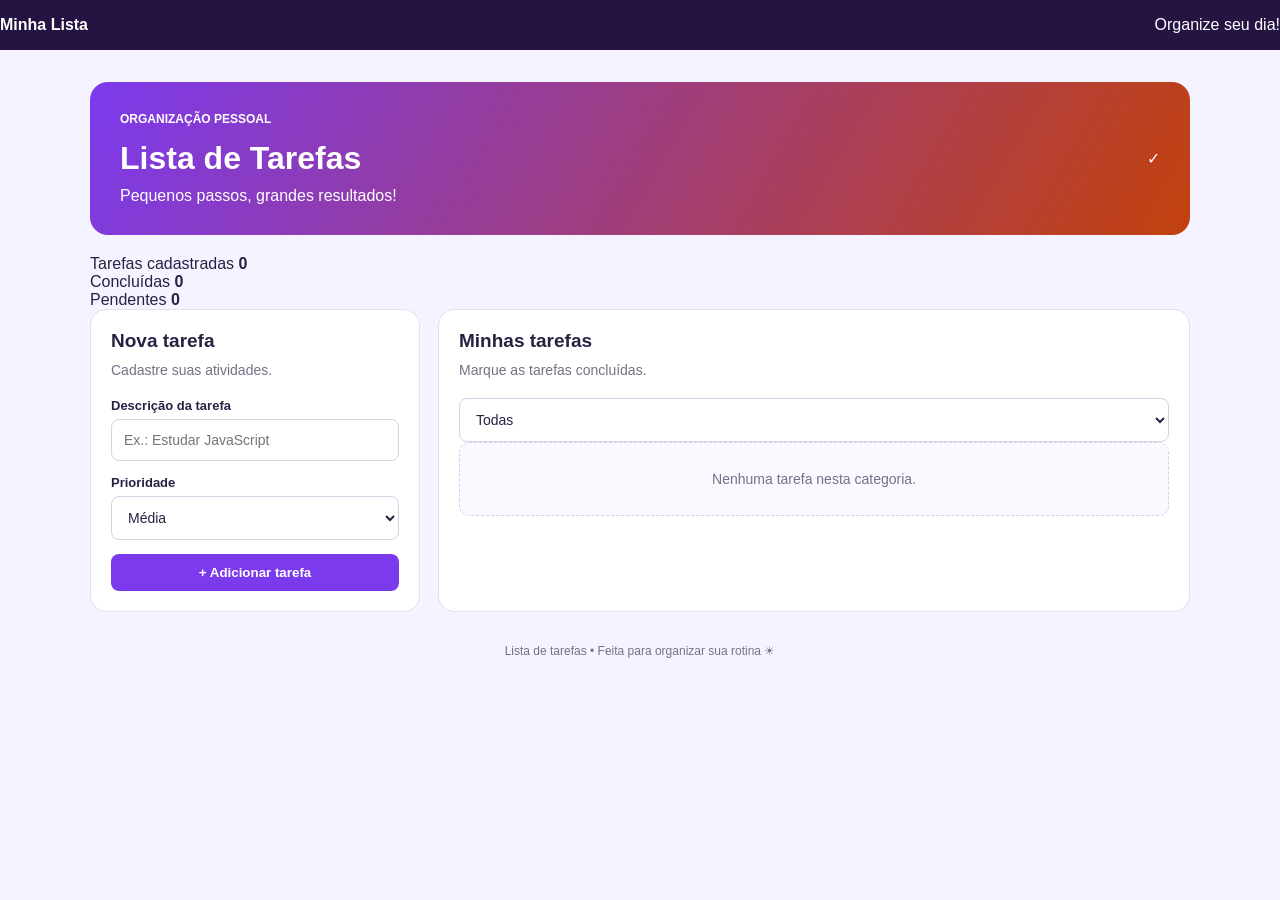
<file: html/index.html>
<!DOCTYPE html>
<html lang="pt-BR">
<head>
  <meta charset="UTF-8">
  <meta name="viewport" content="width=device-width, initial-scale=1.0">
  <title>Minha Lista de Tarefas</title>
  <link rel="stylesheet" href="../CSS/style.css">
  <script src="../JS/script.js" defer></script>
</head>
<body>

  <header class="topo">
    <div class="topo-conteudo">
      <strong>Minha Lista</strong>
      <span>Organize seu dia!</span>
    </div>
  </header>

  <main class="container">

    <section class="banner">
      <div>
        <p>ORGANIZAÇÃO PESSOAL</p>
        <h1>Lista de Tarefas</h1>
        <span>Pequenos passos, grandes resultados!</span>
      </div>
      <div class="icone">✓</div>
    </section>

    <section class="resumo">
      <div class="cartao-resumo">
        <span>Tarefas cadastradas</span>
        <strong id="total">0</strong>
      </div>

      <div class="cartao-resumo">
        <span>Concluídas</span>
        <strong id="concluidas">0</strong>
      </div>

      <div class="cartao-resumo">
        <span>Pendentes</span>
        <strong id="pendentes">0</strong>
      </div>
    </section>

    <section class="conteudo">

      <div class="painel">
        <h2>Nova tarefa</h2>
        <p class="descricao">Cadastre suas atividades.</p>

        <form id="formTarefa">
          <label for="descricaoTarefa">Descrição da tarefa</label>
          <input
            type="text"
            id="descricaoTarefa"
            placeholder="Ex.: Estudar JavaScript"
            required
          >

          <label for="prioridade">Prioridade</label>
          <select id="prioridade">
            <option value="Baixa">Baixa</option>
            <option value="Média" selected>Média</option>
            <option value="Alta">Alta</option>
          </select>

          <button type="submit">+ Adicionar tarefa</button>
        </form>
      </div>

      <div class="painel painel-lista">
        <div class="cabecalho-lista">
          <div>
            <h2>Minhas tarefas</h2>
            <p class="descricao">Marque as tarefas concluídas.</p>
          </div>

          <select id="filtro" aria-label="Filtrar tarefas">
            <option value="todas">Todas</option>
            <option value="pendentes">Pendentes</option>
            <option value="concluidas">Concluídas</option>
          </select>
        </div>

        <ul id="listaTarefas"></ul>

        <p id="mensagemVazia" class="vazio">
          Nenhuma tarefa nesta categoria.
        </p>
      </div>

    </section>

    <footer>
      Lista de tarefas • Feita para organizar sua rotina ☀
    </footer>

  </main>

</body>
</html>
</file>
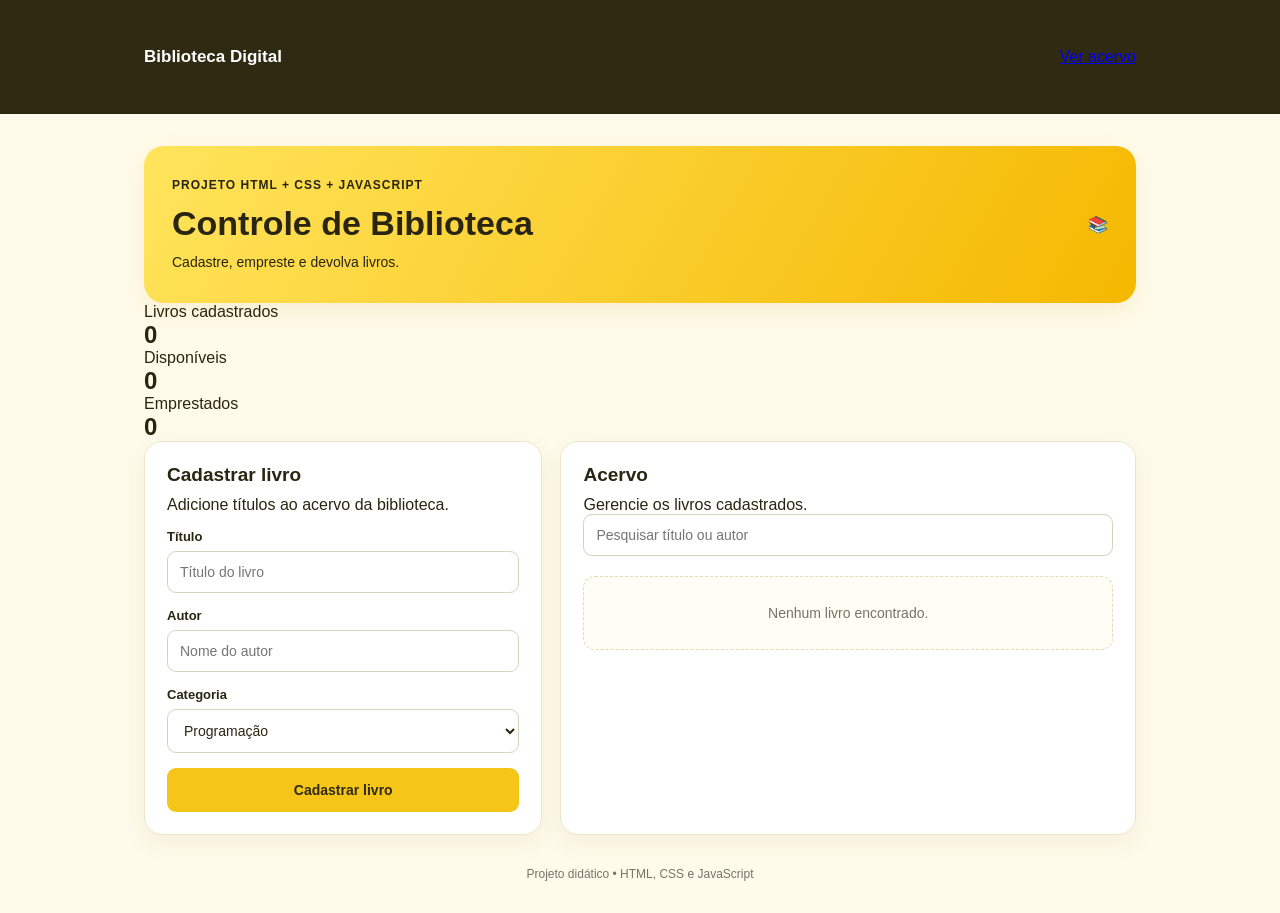
<file: HTML/index.html>
<!DOCTYPE html>
<html lang="pt-BR">
<head>
  <meta charset="UTF-8">
  <meta name="viewport" content="width=device-width, initial-scale=1.0">
  <title>Controle de Biblioteca</title>
  <link rel="stylesheet" href="../css/style.css">
  <script src="../js/script.js" defer></script>
</head>
<body>

  <header class="topo">
    <div class="container topo-conteudo">
      <strong>Biblioteca Digital</strong>
      <a href="#acervo">Ver acervo</a>
    </div>
  </header>

  <main class="container">

    <section class="banner">
      <div>
        <p>PROJETO HTML + CSS + JAVASCRIPT</p>
        <h1>Controle de Biblioteca</h1>
        <span>Cadastre, empreste e devolva livros.</span>
      </div>
      <div class="emoji">📚</div>
    </section>

    <div id="mensagem" class="mensagem" hidden></div>

    <section class="estatisticas">
      <div class="card">
        <span>Livros cadastrados</span>
        <h2 id="total">0</h2>
      </div>

      <div class="card">
        <span>Disponíveis</span>
        <h2 id="disponiveis">0</h2>
      </div>

      <div class="card">
        <span>Emprestados</span>
        <h2 id="emprestados">0</h2>
      </div>
    </section>

    <section class="conteudo">

      <div class="painel cadastro">
        <h2>Cadastrar livro</h2>
        <p>Adicione títulos ao acervo da biblioteca.</p>

        <form id="formLivro">
          <label for="titulo">Título</label>
          <input
            type="text"
            id="titulo"
            placeholder="Título do livro"
            required
          >

          <label for="autor">Autor</label>
          <input
            type="text"
            id="autor"
            placeholder="Nome do autor"
            required
          >

          <label for="categoria">Categoria</label>
          <select id="categoria">
            <option>Programação</option>
            <option>Romance</option>
            <option>Fantasia</option>
            <option>Educação</option>
            <option>Outros</option>
          </select>

          <button type="submit">Cadastrar livro</button>
        </form>
      </div>

      <div class="painel acervo" id="acervo">
        <div class="acervo-topo">
          <div>
            <h2>Acervo</h2>
            <p>Gerencie os livros cadastrados.</p>
          </div>

          <input
            type="search"
            id="pesquisa"
            placeholder="Pesquisar título ou autor"
          >
        </div>

        <div id="listaLivros" class="lista-livros">
          <div class="vazio">Nenhum livro encontrado.</div>
        </div>
      </div>

    </section>

    <footer>
      Projeto didático • HTML, CSS e JavaScript
    </footer>

  </main>

</body>
</html>
</file>
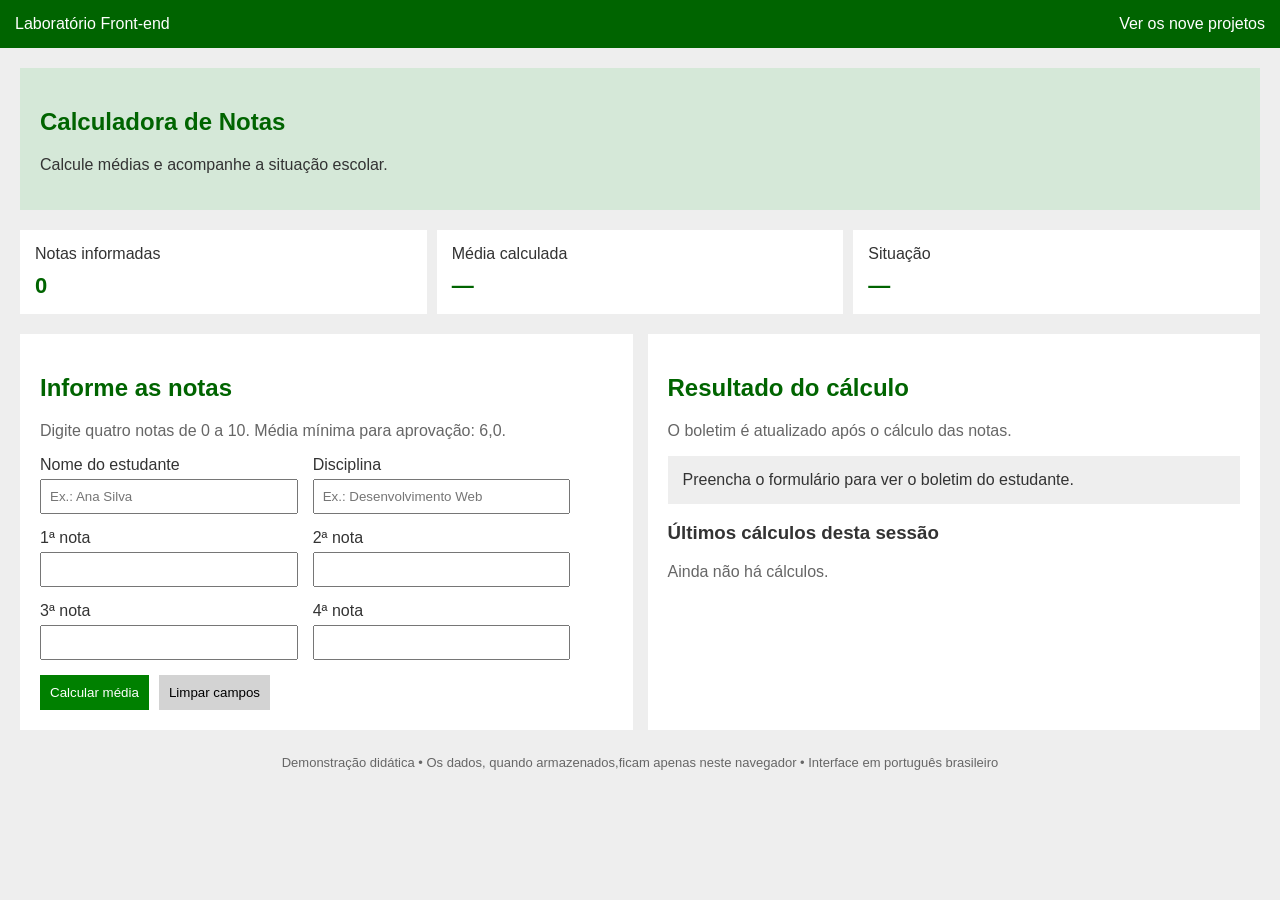
<file: Calculadora de notas/HTML/index.html>
<!DOCTYPE html>
<html lang="pt-BR">
<head>
    <meta charset="UTF-8">
    <meta name="viewport" content="width=device-width, initial-scale=1">
    <meta name="description" content="Projeto educacional Front-end: Calculadora de Notas. Interface integralmente em português brasileiro.">
    <title>Calculadora de Notas</title>
    <link rel="stylesheet" href="../CSS/style.css">
</head>
<body>
    <header class="topbar">
        <div class="topbar-inner">
            <a class="brand" href="../index.html">Laboratório Front-end</a>
            <a class="back" href="../index.html">Ver os nove projetos</a>
        </div>
    </header>
    <div class="app">
        <section class="hero">
            <div>
                <h1>Calculadora de Notas</h1>
                <p>Calcule médias e acompanhe a situação escolar.</p>
            </div>
            <div class="hero-emoji" aria-hidden="true"></div>
        </section>
        <main class="main">
            <div id="aviso" class="feedback" role="status" aria-live="polite" hidden></div>
            <div class="metrics">
                <div class="metric">
                    <span>Notas informadas</span>
                    <strong id="m-contagem">0</strong>
                </div>
                <div class="metric">
                    <span>Média calculada</span>
                    <strong id="m-media">—</strong>
                </div>
                <div class="metric">
                    <span>Situação</span>
                    <strong id="m-situacao">—</strong>
                </div>
            </div>
            <div class="grid">
                <section class="panel span-5">
                    <h2>Informe as notas</h2>

                    <p class="intro">
                        Digite quatro notas de 0 a 10.
                        Média mínima para aprovação: 6,0.
                    </p>
                    <form id="form-notas" class="stack">

                        <div class="form-grid">

                            <div class="field">
                                <label for="nome">Nome do estudante</label>
                                <input id="nome" maxlength="70" placeholder="Ex.: Ana Silva" required>
                            </div>

                            <div class="field">
                                <label for="disciplina">Disciplina</label>
                                <input id="disciplina" maxlength="60" placeholder="Ex.: Desenvolvimento Web" required>
                            </div>

                            <div class="field">
                                <label for="nota1">1ª nota</label>
                                <input id="nota1" inputmode="decimal" type="number" min="0" max="10" step="0.1" required>
                            </div>

                            <div class="field">
                                <label for="nota2">2ª nota</label>
                                <input id="nota2" inputmode="decimal" type="number" min="0" max="10" step="0.1" required>
                            </div>

                            <div class="field">
                                <label for="nota3">3ª nota</label>
                                <input id="nota3" inputmode="decimal" type="number" min="0" max="10" step="0.1" required>
                            </div>

                            <div class="field">
                                <label for="nota4">4ª nota</label>
                                <input id="nota4" inputmode="decimal" type="number" min="0" max="10" step="0.1" required>
                            </div>

                        </div>

                        <div class="row">
                            <button class="btn btn-primary" type="submit">Calcular média</button>
                            <button class="btn btn-secondary" type="reset">Limpar campos</button>
                        </div>

                    </form>

                </section>

                <section class="panel span-7">

                    <h2>Resultado do cálculo</h2>

                    <p class="intro">
                        O boletim é atualizado após o cálculo das notas.
                    </p>

                    <div id="resultado" class="empty">
                        Preencha o formulário para ver o boletim do estudante.
                    </div>

                    <h3>Últimos cálculos desta sessão</h3>

                    <div id="historico" class="item-list">
                        <div class="muted">Ainda não há cálculos.</div>
                    </div>
                </section>
            </div>
        </main>
        <p class="footer">Demonstração didática • Os dados, quando armazenados,ficam apenas neste navegador • Interface em português brasileiro
        </p>
    </div>
<script src="../JS/script.js" defer></script>
</body>
</html>
</file>
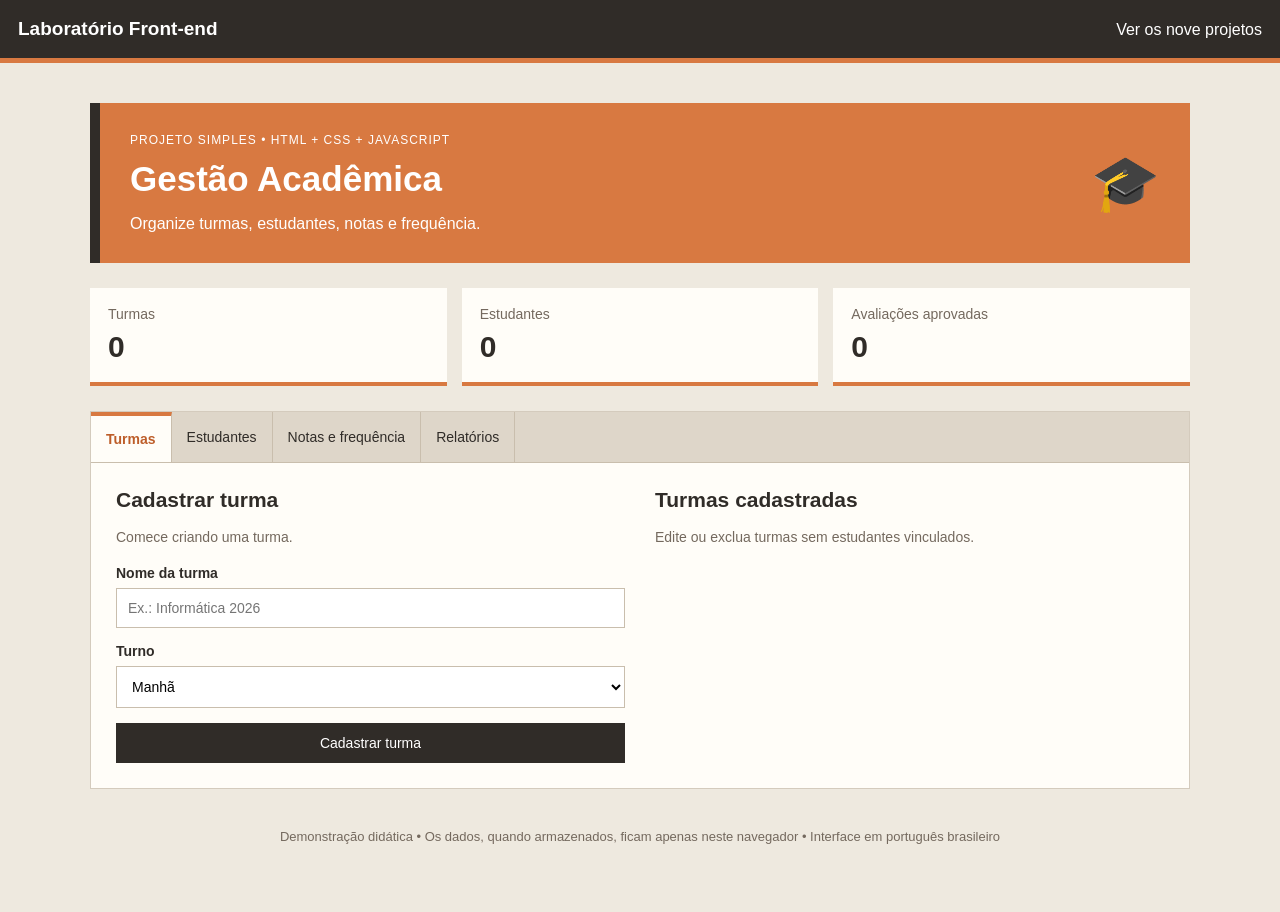
<file: Gestão academica/HTML/index.html>
<!DOCTYPE html>
<html lang="pt-BR">
<head>
    <meta charset="UTF-8">
    <meta name="viewport" content="width=device-width, initial-scale=1">
    <meta name="description" content="Projeto educacional Front-end: Gestão Acadêmica. Interface em português brasileiro.">
    <title>Gestão Acadêmica | Projetos Front-end</title>
    <link rel="stylesheet" href="../CSS/style.css">
</head>
<body>
    <header class="topbar">
        <div class="topbar-inner">
            <a class="brand" href="../index.html">Laboratório Front-end</a>
            <a class="back" href="../index.html"> Ver os nove projetos</a>
        </div>
    </header>

    <div class="app">

        <section class="hero">
            <div>
                <div class="eyebrow">Projeto simples • HTML + CSS + JavaScript</div>
                <h1>Gestão Acadêmica</h1>
                <p>Organize turmas, estudantes, notas e frequência.</p>
            </div>

            <div class="hero-emoji" aria-hidden="true">🎓</div>
        </section>

        <main class="main">

            <div id="aviso" class="feedback" role="status" aria-live="polite" hidden></div>

            <div class="metrics">

                <div class="metric">
                    <span>Turmas</span>
                    <strong id="q-turmas">0</strong>
                </div>

                <div class="metric">
                    <span>Estudantes</span>
                    <strong id="q-estudantes">0</strong>
                </div>

                <div class="metric">
                    <span>Avaliações aprovadas</span>
                    <strong id="q-aprovados">0</strong>
                </div>

            </div>

            <div class="panel">

                <nav class="tabbar" aria-label="Seções do sistema">
                    <button class="tab active" type="button" data-aba="turmas">Turmas</button>
                    <button class="tab" type="button" data-aba="estudantes">Estudantes</button>
                    <button class="tab" type="button" data-aba="avaliacoes">Notas e frequência</button>
                    <button class="tab" type="button" data-aba="relatorios">Relatórios</button>
                </nav>

                <section id="aba-turmas" class="aba">

                    <div class="grid">

                        <div class="span-4">
                            <h2>Cadastrar turma</h2>
                            <p class="intro">Comece criando uma turma.</p>

                            <form id="form-turma" class="stack">

                                <div class="field">
                                    <label for="nome-turma">Nome da turma</label>
                                    <input id="nome-turma" maxlength="60" required placeholder="Ex.: Informática 2026">
                                </div>

                                <div class="field">
                                    <label for="turno">Turno</label>
                                    <select id="turno">
                                        <option>Manhã</option>
                                        <option>Tarde</option>
                                        <option>Noite</option>
                                    </select>
                                </div>

                                <button class="btn btn-primary" type="submit">Cadastrar turma</button>

                            </form>
                        </div>

                        <div class="span-8">
                            <h2>Turmas cadastradas</h2>
                            <p class="intro">Edite ou exclua turmas sem estudantes vinculados.</p>
                            <div id="lista-turmas" class="item-list"></div>
                        </div>

                    </div>

                </section>

                <section id="aba-estudantes" class="aba" hidden>

                    <div class="grid">

                        <div class="span-4">
                            <h2>Cadastrar estudante</h2>
                            <p class="intro">Associe cada estudante à turma correta.</p>

                            <form id="form-estudante" class="stack">

                                <div class="field">
                                    <label for="nome-estudante">Nome completo</label>
                                    <input id="nome-estudante" maxlength="80" required>
                                </div>

                                <div class="field">
                                    <label for="matricula">Matrícula</label>
                                    <input id="matricula" maxlength="20" required>
                                </div>

                                <div class="field">
                                    <label for="turma-estudante">Turma</label>
                                    <select id="turma-estudante" required></select>
                                </div>

                                <button class="btn btn-primary" type="submit">Cadastrar estudante</button>

                            </form>
                        </div>

                        <div class="span-8">
                            <h2>Estudantes cadastrados</h2>
                            <div id="lista-estudantes" class="item-list"></div>
                        </div>

                    </div>

                </section>

                <section id="aba-avaliacoes" class="aba" hidden>

                    <div class="grid">

                        <div class="span-5">
                            <h2>Lançar avaliação</h2>
                            <p class="intro">Média mínima: 6,0. Frequência mínima: 75%.</p>

                            <form id="form-avaliacao" class="stack">

                                <div class="field">
                                    <label for="aluno-avaliacao">Estudante</label>
                                    <select id="aluno-avaliacao" required></select>
                                </div>

                                <div class="field">
                                    <label for="disciplina">Unidade curricular</label>
                                    <input id="disciplina" maxlength="80" required placeholder="Ex.: Projeto Front-end">
                                </div>

                                <div class="form-grid">

                                    <div class="field">
                                        <label for="n1">Nota 1</label>
                                        <input id="n1" type="number" min="0" max="10" step="0.1" required>
                                    </div>

                                    <div class="field">
                                        <label for="n2">Nota 2</label>
                                        <input id="n2" type="number" min="0" max="10" step="0.1" required>
                                    </div>

                                </div>

                                <div class="field">
                                    <label for="freq">Frequência (%)</label>
                                    <input id="freq" type="number" min="0" max="100" step="1" value="100" required>
                                </div>

                                <button class="btn btn-primary" type="submit">Salvar avaliação</button>

                            </form>
                        </div>

                        <div class="span-7">
                            <h2>Avaliações registradas</h2>
                            <p class="intro">Um registro por estudante e unidade curricular. Ao enviar novamente, o registro existente é atualizado.</p>
                            <div id="lista-avaliacoes" class="item-list"></div>
                        </div>

                    </div>

                </section>

                <section id="aba-relatorios" class="aba" hidden>

                    <div class="row between">

                        <div>
                            <h2>Relatório de desempenho</h2>
                            <p class="intro">Consulte as notas, a frequência e a situação acadêmica.</p>
                        </div>

                        <button id="exportar" class="btn btn-secondary btn-small" type="button">Baixar relatório CSV</button>

                    </div>

                    <div class="field" style="max-width: 300px; margin-bottom: 15px;">
                        <label for="filtro-turma">Filtrar por turma</label>
                        <select id="filtro-turma">
                            <option value="">Todas as turmas</option>
                        </select>
                    </div>

                    <div id="tabela-relatorio" class="table-wrap"></div>

                </section>

            </div>

        </main>

        <p class="footer">
            Demonstração didática • Os dados, quando armazenados, ficam apenas neste navegador • Interface em português brasileiro
        </p>

    </div>
  <script src="../JS/script.js" defer></script>
</body>
</html>
</file>
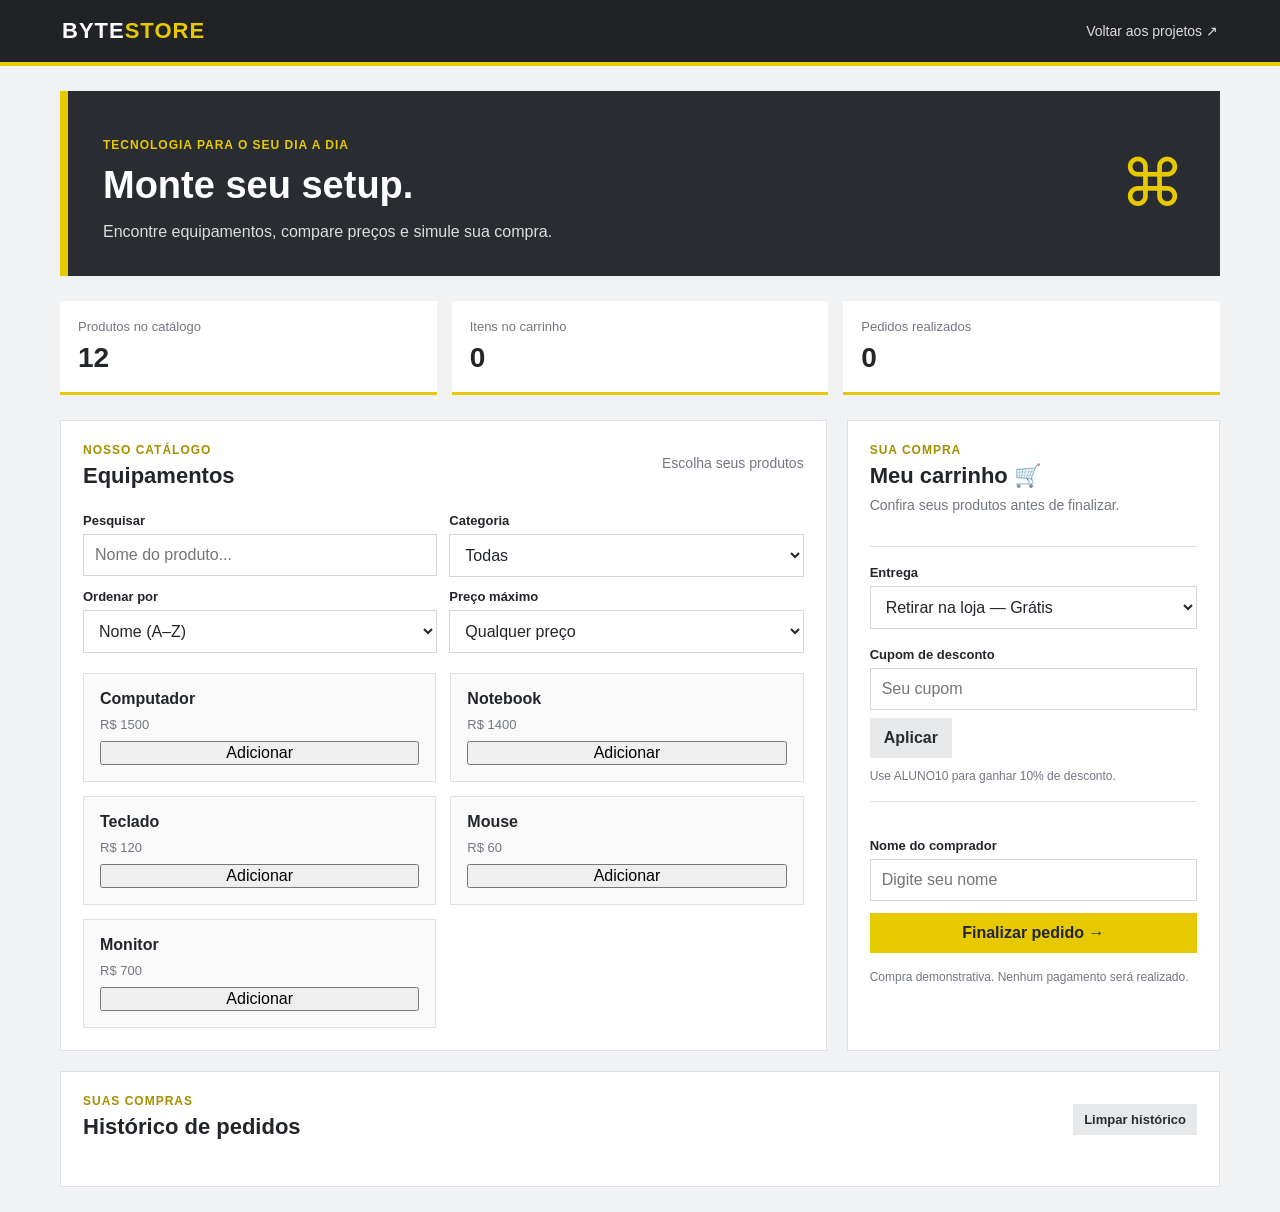
<file: Loja Virtual/HTML/index.html>
<!DOCTYPE html>
<html lang="pt-BR">
<head>
    <meta charset="UTF-8">
    <meta name="viewport" content="width=device-width, initial-scale=1">
    <meta name="description" content="Loja virtual de informática para demonstração de compras.">
    <title>ByteStore | Loja de Informática</title>
    <link rel="stylesheet" href="../CSS/style.css">

</head>
<body>

    <header class="topbar">
        <div class="topbar-inner">
            <a class="brand" href="../index.html">BYTE<span>STORE</span></a>
            <a class="back" href="../index.html">Voltar aos projetos ↗</a>
        </div>
    </header>

    <div class="app">

        <section class="hero">
            <div>
                <p class="eyebrow">TECNOLOGIA PARA O SEU DIA A DIA</p>
                <h1>Monte seu setup.</h1>
                <p>Encontre equipamentos, compare preços e simule sua compra.</p>
            </div>
            <div class="hero-emoji">⌘</div>
        </section>

        <main class="main">

            <div id="aviso" class="feedback" role="status" aria-live="polite" hidden></div>

            <section class="metrics">
                <div class="metric">
                    <span>Produtos no catálogo</span>
                    <strong id="q-produtos">12</strong>
                </div>
                <div class="metric">
                    <span>Itens no carrinho</span>
                    <strong id="q-itens">0</strong>
                </div>
                <div class="metric">
                    <span>Pedidos realizados</span>
                    <strong id="q-pedidos">0</strong>
                </div>
            </section>

            <div class="grid">

                <section class="panel span-8">
                    <div class="section-title">
                        <div>
                            <p class="section-label">NOSSO CATÁLOGO</p>
                            <h2>Equipamentos</h2>
                        </div>
                        <p class="intro">Escolha seus produtos</p>
                    </div>

                    <div class="filters">
                        <div class="field">
                            <label for="busca">Pesquisar</label>
                            <input id="busca" placeholder="Nome do produto...">
                        </div>

                        <div class="field">
                            <label for="categoria">Categoria</label>
                            <select id="categoria">
                                <option value="">Todas</option>
                                <option>Computadores</option>
                                <option>Periféricos</option>
                                <option>Armazenamento</option>
                                <option>Redes</option>
                            </select>
                        </div>

                        <div class="field">
                            <label for="ordenacao">Ordenar por</label>
                            <select id="ordenacao">
                                <option value="nome">Nome (A–Z)</option>
                                <option value="menor">Menor preço</option>
                                <option value="maior">Maior preço</option>
                            </select>
                        </div>

                        <div class="field">
                            <label for="preco-max">Preço máximo</label>
                            <select id="preco-max">
                                <option value="99999">Qualquer preço</option>
                                <option value="200">R$ 200</option>
                                <option value="500">R$ 500</option>
                                <option value="1500">R$ 1.500</option>
                            </select>
                        </div>
                    </div>

                    <div id="produtos" class="product-grid"></div>
                </section>

                <aside class="panel span-4">
                    <p class="section-label">SUA COMPRA</p>
                    <h2>Meu carrinho <span class="cart-symbol">🛒</span></h2>
                    <p class="intro">Confira seus produtos antes de finalizar.</p>

                    <div id="carrinho" class="item-list"></div>

                    <div class="separator"></div>

                    <div class="field">
                        <label for="entrega">Entrega</label>
                        <select id="entrega">
                            <option value="0">Retirar na loja — Grátis</option>
                            <option value="12">Entrega local — R$ 12,00</option>
                            <option value="25">Entrega regional — R$ 25,00</option>
                        </select>
                    </div>

                    <div class="field coupon">
                        <label for="cupom">Cupom de desconto</label>
                        <div class="row">
                            <input id="cupom" class="search-input" maxlength="18" placeholder="Seu cupom">
                            <button id="aplicar-cupom" class="btn btn-secondary" type="button">Aplicar</button>
                        </div>
                        <p class="hint">Use ALUNO10 para ganhar 10% de desconto.</p>
                    </div>

                    <div class="separator"></div>

                    <div id="resumo" class="stack"></div>

                    <form id="form-compra" class="stack purchase-form">
                        <div class="field">
                            <label for="comprador">Nome do comprador</label>
                            <input id="comprador" required maxlength="70" placeholder="Digite seu nome">
                        </div>
                        <button type="submit" class="btn btn-primary">Finalizar pedido →</button>
                        <p class="hint">Compra demonstrativa. Nenhum pagamento será realizado.</p>
                    </form>
                </aside>

                <section class="panel span-12 history">
                    <div class="section-title">
                        <div>
                            <p class="section-label">SUAS COMPRAS</p>
                            <h2>Histórico de pedidos</h2>
                        </div>
                        <button id="limpar-pedidos" class="btn btn-secondary btn-small" type="button">Limpar histórico</button>
                    </div>

                    <div id="historico" class="table-wrap"></div>
                </section>

            </div>

        </main>
    </div>
    <script src="../JS/script.js" defer></script>
</body>
</html>
</file>
<file: CSS/style.css>
* {
  margin: 0;
  padding: 0;
  box-sizing: border-box;
}

body {
  font-family: Arial, sans-serif;
  background: #f5f3ff;
  color: #292044;
}

.container {
  width: 90%;
  max-width: 1100px;
  margin: auto;
}

.topo {
  background: #251442;
  color: white;
  padding: 16px 0;
}

.topo-conteudo {
  display: flex;
  justify-content: space-between;
  align-items: center;
}

.topo a {
  color: white;
  text-decoration: none;
}

.banner {
  margin: 32px 0 20px;
  padding: 30px;
  border-radius: 18px;
  background: linear-gradient(120deg, #7c3aed, #c2410c);
  color: white;
  display: flex;
  align-items: center;
  justify-content: space-between;
  gap: 20px;
}

.banner p {
  font-size: 12px;
  font-weight: bold;
  margin-bottom: 14px;
}

.banner h1 {
  font-size: 32px;
  margin-bottom: 10px;
}

.emoji {
  font-size: 48px;
}

.mensagem {
  background: #dcfce7;
  color: #166534;
  padding: 14px;
  border-radius: 10px;
  margin-bottom: 16px;
}

.estatisticas {
  display: grid;
  grid-template-columns: repeat(3, 1fr);
  gap: 14px;
  margin-bottom: 20px;
}

.card,
.painel {
  background: white;
  border: 1px solid #e4def0;
  border-radius: 16px;
  padding: 20px;
}

.card span {
  color: #777087;
  font-size: 14px;
}

.card h2 {
  margin-top: 8px;
  font-size: 26px;
  color: #7c3aed;
}

.conteudo {
  display: grid;
  grid-template-columns: 330px 1fr;
  gap: 18px;
}

.painel h2 {
  font-size: 19px;
  margin-bottom: 10px;
}

.painel p {
  color: #777087;
  font-size: 14px;
  margin-bottom: 20px;
}

label {
  display: block;
  font-size: 13px;
  font-weight: bold;
  margin: 14px 0 6px;
}

input,
select {
  width: 100%;
  padding: 12px;
  border: 1px solid #d8d0e5;
  border-radius: 8px;
  font-size: 14px;
  background: white;
  color: #292044;
}

input:focus,
select:focus {
  outline: 2px solid #c4b5fd;
  border-color: #7c3aed;
}

button {
  border: none;
  border-radius: 8px;
  padding: 11px 14px;
  cursor: pointer;
  font-weight: bold;
  background: #7c3aed;
  color: white;
  transition: 0.2s;
}

button:hover {
  filter: brightness(0.9);
}

form button {
  width: 100%;
  margin-top: 14px;
}

.acervo {
  min-height: 300px;
}

.acervo-topo {
  display: flex;
  justify-content: space-between;
  align-items: center;
  gap: 15px;
  flex-wrap: wrap;
}

.acervo-topo p {
  margin-bottom: 0;
}

.acervo-topo input {
  max-width: 250px;
}

.lista-livros {
  margin-top: 20px;
}

.vazio {
  background: #faf9ff;
  border: 1px dashed #d8d0e5;
  padding: 28px 12px;
  border-radius: 10px;
  text-align: center;
  color: #777087;
}

.livro {
  border: 1px solid #e4def0;
  border-radius: 10px;
  padding: 15px;
  margin-bottom: 12px;
}

.livro h3 {
  margin-bottom: 7px;
  font-size: 17px;
  overflow-wrap: anywhere;
}

.livro p {
  margin-bottom: 8px;
  line-height: 1.5;
}

.status {
  display: inline-block;
  font-size: 12px;
  padding: 5px 8px;
  border-radius: 20px;
  margin: 4px 0 12px;
  background: #dcfce7;
  color: #166534;
}

.status.emprestado {
  background: #ffedd5;
  color: #9a3412;
}

.acoes {
  display: flex;
  flex-wrap: wrap;
  gap: 8px;
}

.btn-devolver {
  background: #ea580c;
}

.btn-excluir {
  background: #dc2626;
}

footer {
  text-align: center;
  color: #777087;
  font-size: 12px;
  padding: 32px 0;
}

@media (max-width: 750px) {
  .conteudo {
    grid-template-columns: 1fr;
  }

  .estatisticas {
    grid-template-columns: 1fr;
  }

  .banner h1 {
    font-size: 25px;
  }

  .banner {
    padding: 24px;
  }

  .emoji {
    font-size: 36px;
  }

  .acervo-topo {
    align-items: stretch;
  }

  .acervo-topo input {
    max-width: none;
  }
}

@media (max-width: 400px) {
  .banner h1 {
    font-size: 22px;
  }

  .emoji {
    display: none;
  }

  .topo-conteudo {
    gap: 12px;
    font-size: 13px;
  }
}
</file>
<file: css/style.css>
* {
  margin: 0;
  padding: 0;
  box-sizing: border-box;
}

:root {
  --amarelo: #f5c518;
  --amarelo-escuro: #d6a900;
  --fundo: #fffbea;
  --texto: #292510;
  --cinza: #777366;
  --borda: #eee5c8;
  --branco: #ffffff;
}

body {
  font-family: Arial, Helvetica, sans-serif;
  background: var(--fundo);
  color: var(--texto);
}

.topo {
  background: #302a13;
  color: white;
  padding: 15px 20px;
}

.topo-conteudo {
  max-width: 1024px;
  margin: auto;
  display: flex;
  justify-content: space-between;
  align-items: center;
  gap: 12px;
}

.topo-conteudo strong {
  font-size: 17px;
}

.topo-conteudo span {
  font-size: 13px;
  color: #f8e7a0;
}

.container {
  max-width: 1024px;
  margin: 32px auto;
  padding: 0 16px;
}

.banner {
  background: linear-gradient(120deg, #ffe45c, #f5b800);
  border-radius: 20px;
  padding: 32px 28px;
  display: flex;
  justify-content: space-between;
  align-items: center;
  gap: 20px;
  box-shadow: 0 8px 22px #c9a21a20;
}

.banner p {
  font-size: 12px;
  font-weight: bold;
  letter-spacing: 1px;
  margin-bottom: 12px;
}

.banner h1 {
  font-size: 34px;
  margin-bottom: 10px;
}

.banner span {
  font-size: 14px;
}

.icone {
  width: 58px;
  height: 58px;
  flex-shrink: 0;
  border-radius: 12px;
  background: #fff9d9;
  color: #987500;
  display: flex;
  align-items: center;
  justify-content: center;
  font-size: 40px;
  font-weight: bold;
}

.resumo {
  display: grid;
  grid-template-columns: repeat(3, 1fr);
  gap: 14px;
  margin: 20px 0;
}

.cartao-resumo {
  background: var(--branco);
  border: 1px solid var(--borda);
  border-radius: 15px;
  padding: 20px;
}

.cartao-resumo span {
  display: block;
  color: var(--cinza);
  font-size: 13px;
  margin-bottom: 8px;
}

.cartao-resumo strong {
  font-size: 24px;
}

.conteudo {
  display: grid;
  grid-template-columns: 0.9fr 1.3fr;
  gap: 18px;
}

.painel {
  background: var(--branco);
  border: 1px solid var(--borda);
  border-radius: 18px;
  padding: 22px;
  box-shadow: 0 8px 24px #4b3b0010;
}

.painel h2 {
  font-size: 19px;
  margin-bottom: 10px;
}

.descricao {
  color: var(--cinza);
  font-size: 13px;
  line-height: 1.5;
  margin-bottom: 20px;
}

form label {
  display: block;
  font-size: 13px;
  font-weight: bold;
  margin: 15px 0 7px;
}

input,
select {
  width: 100%;
  padding: 12px;
  border: 1px solid #d9d2bd;
  border-radius: 9px;
  background: white;
  color: var(--texto);
  font-size: 14px;
  outline: none;
}

input:focus,
select:focus {
  border-color: var(--amarelo-escuro);
  box-shadow: 0 0 0 3px #f5c51830;
}

button {
  cursor: pointer;
  border: none;
  border-radius: 9px;
  font-size: 14px;
  font-weight: bold;
  transition: 0.2s;
}

form button {
  width: 100%;
  margin-top: 15px;
  padding: 14px;
  background: var(--amarelo);
  color: #302a13;
}

form button:hover {
  background: var(--amarelo-escuro);
}

.cabecalho-lista {
  display: flex;
  justify-content: space-between;
  align-items: flex-start;
  gap: 14px;
}

.cabecalho-lista .descricao {
  margin-bottom: 0;
}

.cabecalho-lista select {
  max-width: 150px;
}

#listaTarefas {
  list-style: none;
  margin-top: 20px;
}

.tarefa {
  display: flex;
  align-items: center;
  gap: 12px;
  padding: 14px 0;
  border-bottom: 1px solid #f0ead8;
}

.tarefa input[type="checkbox"] {
  width: 18px;
  height: 18px;
  flex-shrink: 0;
  accent-color: var(--amarelo-escuro);
  cursor: pointer;
}

.tarefa-info {
  flex: 1;
  min-width: 0;
}

.tarefa-info strong {
  display: block;
  font-size: 14px;
  overflow-wrap: anywhere;
}

.tarefa-info small {
  display: inline-block;
  margin-top: 7px;
  color: var(--cinza);
  font-size: 12px;
}

.tarefa.feita .tarefa-info strong {
  text-decoration: line-through;
  color: #999;
}

.prioridade {
  font-weight: bold;
}

.prioridade.alta {
  color: #c0392b;
}

.prioridade.media {
  color: #a57900;
}

.prioridade.baixa {
  color: #27804b;
}

.excluir {
  background: #fff0e9;
  color: #b83a22;
  padding: 9px 11px;
}

.excluir:hover {
  background: #ffddd0;
}

.vazio {
  margin-top: 20px;
  padding: 28px 12px;
  text-align: center;
  color: var(--cinza);
  font-size: 14px;
  background: #fffdf5;
  border: 1px dashed #e5d9b7;
  border-radius: 12px;
}

footer {
  text-align: center;
  color: var(--cinza);
  font-size: 12px;
  margin: 32px 0;
}

@media (max-width: 700px) {
  .container {
    margin-top: 20px;
  }

  .banner {
    padding: 25px 20px;
  }

  .banner h1 {
    font-size: 27px;
  }

  .icone {
    width: 45px;
    height: 45px;
    font-size: 30px;
  }

  .resumo {
    grid-template-columns: 1fr;
    gap: 10px;
  }

  .cartao-resumo {
    padding: 15px;
  }

  .conteudo {
    grid-template-columns: 1fr;
  }

  .cabecalho-lista {
    flex-direction: column;
  }

  .cabecalho-lista select {
    max-width: none;
  }
}
</file>
<file: Calculadora de notas/CSS/style.css>
body {
    margin: 0;
    font-family: Arial, sans-serif;
    background-color: #eee;
    color: #333;
}

.topbar {
    background-color: darkgreen;
    padding: 15px;
}

.topbar-inner {
    display: flex;
    justify-content: space-between;
}

.topbar a {
    color: white;
    text-decoration: none;
}

.app {
    margin: 20px;
}

.hero {
    background-color: #d5e8d8;
    padding: 20px;
    display: flex;
    justify-content: space-between;
    align-items: center;
}

.hero h1 {
    color: darkgreen;
}

.hero-emoji {
    font-size: 40px;
}

.main {
    margin-top: 20px;
}

.metrics {
    display: flex;
    gap: 10px;
    margin-bottom: 20px;
}

.metric {
    background-color: white;
    padding: 15px;
    flex: 1;
}

.metric span {
    display: block;
    margin-bottom: 10px;
}

.metric strong {
    font-size: 22px;
    color: darkgreen;
}

.grid {
    display: flex;
    gap: 15px;
}

.panel {
    background-color: white;
    padding: 20px;
    flex: 1;
    min-width: 0;
}

.panel h2 {
    color: darkgreen;
}

.intro {
    color: #666;
}

.form-grid {
    display: flex;
    flex-wrap: wrap;
    gap: 15px;
}

.field {
    width: 45%;
}

.field label {
    display: block;
    margin-bottom: 5px;
}

.field input {
    width: 100%;
    padding: 8px;
    box-sizing: border-box;
}

.row {
    display: flex;
    gap: 10px;
    margin-top: 15px;
    flex-wrap: wrap;
}

.btn {
    padding: 10px;
    border: none;
    cursor: pointer;
}

.btn-primary {
    background-color: green;
    color: white;
}

.btn-secondary {
    background-color: lightgray;
}

.item {
    background-color: #eee;
    padding: 10px;
    margin-bottom: 10px;
}

.empty {
    background-color: #eee;
    padding: 15px;
}

.pill {
    padding: 5px;
}

.success {
    background-color: lightgreen;
}

.danger {
    background-color: pink;
}

.muted {
    color: #666;
}

.total {
    display: flex;
    justify-content: space-between;
}

.feedback {
    padding: 10px;
    margin-bottom: 15px;
    background-color: lightgreen;
}

.feedback.error {
    background-color: pink;
}

.footer {
    text-align: center;
    color: #666;
    font-size: 13px;
    margin-top: 25px;
}
</file>
<file: Gestão academica/CSS/style.css>
body {
    margin: 0;
    font-family: Arial, sans-serif;
    background-color: #eee9df;
    color: #302c28;
}

.topbar {
    background-color: #302c28;
    padding: 18px;
    border-bottom: 5px solid #d87941;
}

.topbar-inner {
    display: flex;
    justify-content: space-between;
    gap: 15px;
    flex-wrap: wrap;
}

.topbar a {
    color: white;
    text-decoration: none;
}

.brand {
    font-size: 19px;
    font-weight: bold;
}

.back {
    padding-top: 3px;
}

.app {
    max-width: 1100px;
    margin: 25px auto;
    padding: 15px;
}

.hero {
    background-color: #d87941;
    color: white;
    padding: 30px;
    display: flex;
    justify-content: space-between;
    align-items: center;
    border-left: 10px solid #302c28;
}

.hero h1 {
    font-size: 35px;
    margin: 12px 0;
}

.hero p {
    margin-bottom: 0;
}

.eyebrow {
    font-size: 12px;
    text-transform: uppercase;
    letter-spacing: 1px;
}

.hero-emoji {
    font-size: 55px;
}

.main {
    margin-top: 25px;
}

.metrics {
    display: flex;
    gap: 15px;
    margin-bottom: 25px;
    flex-wrap: wrap;
}

.metric {
    background-color: #fffdf8;
    padding: 18px;
    flex: 1;
    min-width: 150px;
    border-bottom: 4px solid #d87941;
}

.metric span {
    display: block;
    font-size: 14px;
    color: #74695e;
}

.metric strong {
    display: block;
    font-size: 30px;
    margin-top: 8px;
    color: #302c28;
}

.panel {
    background-color: #fffdf8;
    border: 1px solid #d4cbbd;
}

.panel h2 {
    margin-top: 0;
    font-size: 21px;
}

.tabbar {
    display: flex;
    background-color: #ded6c9;
    flex-wrap: wrap;
    border-bottom: 1px solid #c9bead;
}

.tab {
    padding: 15px;
    background-color: transparent;
    color: #302c28;
    border: none;
    border-right: 1px solid #c9bead;
    cursor: pointer;
    font-size: 14px;
}

.tab.active {
    background-color: #fffdf8;
    color: #bd5d29;
    border-top: 4px solid #d87941;
    font-weight: bold;
}

.aba {
    padding: 25px;
}

.grid {
    display: flex;
    gap: 30px;
    flex-wrap: wrap;
}

.span-4,
.span-5,
.span-7,
.span-8 {
    flex: 1;
    min-width: 240px;
}

.intro {
    color: #74695e;
    font-size: 14px;
    margin-bottom: 20px;
}

.stack {
    display: flex;
    flex-direction: column;
    gap: 15px;
}

.field label {
    display: block;
    margin-bottom: 7px;
    font-size: 14px;
    font-weight: bold;
}

.field input,
.field select {
    width: 100%;
    padding: 11px;
    border: 1px solid #c9bead;
    background-color: white;
    box-sizing: border-box;
    font-family: Arial, sans-serif;
    font-size: 14px;
}

.field input:focus,
.field select:focus {
    outline: 2px solid #d87941;
}

.form-grid {
    display: flex;
    gap: 12px;
}

.form-grid .field {
    flex: 1;
    min-width: 0;
}

.btn {
    padding: 12px 16px;
    border: none;
    cursor: pointer;
    font-size: 14px;
}

.btn-primary {
    background-color: #302c28;
    color: white;
}

.btn-secondary {
    background-color: #ded6c9;
    color: #302c28;
    border: 1px solid #c9bead;
}

.btn-small {
    padding: 10px;
}

.item-list {
    margin-top: 15px;
}

.item {
    background-color: #f5f0e7;
    padding: 15px;
    margin-bottom: 12px;
    border-left: 4px solid #d87941;
}

.item h3 {
    margin-top: 0;
}

.item p {
    margin: 7px 0;
}

.item button {
    margin-right: 6px;
    margin-top: 8px;
}

.empty {
    padding: 25px;
    text-align: center;
    color: #74695e;
    border: 1px dashed #c9bead;
    background-color: #f5f0e7;
}

.muted {
    color: #74695e;
}

.feedback {
    background-color: #e1ead8;
    color: #38552b;
    padding: 13px;
    margin-bottom: 15px;
    border-left: 5px solid #66834f;
}

.feedback.error {
    background-color: #f5dcd5;
    color: #8c3025;
    border-left-color: #b64032;
}

.feedback[hidden],
.aba[hidden] {
    display: none;
}

.row {
    display: flex;
    gap: 12px;
    align-items: center;
    flex-wrap: wrap;
}

.between {
    justify-content: space-between;
}

.table-wrap {
    overflow-x: auto;
}

table {
    width: 100%;
    border-collapse: collapse;
    font-size: 14px;
}

th,
td {
    padding: 12px;
    border-bottom: 1px solid #d4cbbd;
    text-align: left;
}

th {
    background-color: #302c28;
    color: white;
}

tr:nth-child(even) {
    background-color: #f5f0e7;
}

.footer {
    text-align: center;
    color: #74695e;
    font-size: 13px;
    margin-top: 25px;
    padding: 15px;
}
</file>
<file: Loja Virtual/CSS/style.css>
* {
    box-sizing: border-box;
}

body {
    margin: 0;
    font-family: Arial, sans-serif;
    background-color: #f1f2f4;
    color: #22252a;
}

button,
input,
select {
    font: inherit;
}

button {
    cursor: pointer;
}

.topbar {
    background-color: #202226;
    border-bottom: 4px solid #e7c900;
}

.topbar-inner {
    max-width: 1200px;
    margin: auto;
    padding: 18px 22px;
    display: flex;
    justify-content: space-between;
    align-items: center;
    gap: 15px;
}

.brand {
    color: white;
    font-size: 22px;
    font-weight: bold;
    text-decoration: none;
    letter-spacing: 1px;
}

.brand span {
    color: #e7c900;
}

.back {
    color: #ddd;
    text-decoration: none;
    font-size: 14px;
}

.app {
    max-width: 1200px;
    margin: auto;
    padding: 25px 20px;
}

.hero {
    background-color: #292c31;
    color: white;
    padding: 35px;
    display: flex;
    justify-content: space-between;
    align-items: center;
    border-left: 8px solid #e7c900;
}

.eyebrow,
.section-label {
    color: #a38f00;
    font-size: 12px;
    font-weight: bold;
    letter-spacing: 1px;
}

.hero .eyebrow {
    color: #e7c900;
}

.hero h1 {
    font-size: 38px;
    margin: 12px 0;
}

.hero p {
    color: #ddd;
    margin-bottom: 0;
}

.hero-emoji {
    font-size: 65px;
    color: #e7c900;
}

.main {
    margin-top: 25px;
}

.metrics {
    display: flex;
    gap: 15px;
    margin-bottom: 25px;
}

.metric {
    flex: 1;
    background-color: white;
    padding: 18px;
    border-bottom: 3px solid #e7c900;
}

.metric span {
    display: block;
    color: #737780;
    font-size: 13px;
}

.metric strong {
    display: block;
    font-size: 28px;
    margin-top: 8px;
}

.grid {
    display: grid;
    grid-template-columns: repeat(12, minmax(0, 1fr));
    gap: 20px;
}

.span-4 {
    grid-column: span 4;
}

.span-8 {
    grid-column: span 8;
}

.span-12 {
    grid-column: span 12;
}

.panel {
    background-color: white;
    padding: 22px;
    min-width: 0;
    border: 1px solid #dedfe2;
}

.panel h2 {
    font-size: 22px;
    margin: 0 0 8px;
}

.section-title {
    display: flex;
    justify-content: space-between;
    align-items: center;
    gap: 15px;
    flex-wrap: wrap;
    margin-bottom: 20px;
}

.section-title h2 {
    margin: 4px 0;
}

.section-label {
    margin: 0 0 6px;
}

.intro {
    color: #737780;
    font-size: 14px;
    margin: 5px 0 15px;
}

.filters {
    display: grid;
    grid-template-columns: repeat(2, minmax(0, 1fr));
    gap: 12px;
    margin-bottom: 20px;
}

.field {
    display: flex;
    flex-direction: column;
    gap: 6px;
    min-width: 0;
}

.field label {
    font-size: 13px;
    font-weight: bold;
}

.field input,
.field select,
.search-input {
    width: 100%;
    min-width: 0;
    padding: 11px;
    border: 1px solid #d3d5d9;
    background-color: #fff;
    color: #22252a;
}

.field input:focus,
.field select:focus {
    outline: 2px solid #e7c900;
}

.product-grid {
    display: grid;
    grid-template-columns: repeat(2, minmax(0, 1fr));
    gap: 14px;
}

.product {
    border: 1px solid #e0e1e4;
    background-color: #fafafa;
    padding: 16px;
    display: flex;
    flex-direction: column;
    gap: 9px;
}

.product .emoji {
    background-color: #e9e9e9;
    font-size: 35px;
    padding: 12px;
    text-align: center;
}

.product h3 {
    font-size: 16px;
    margin: 0;
}

.product p {
    color: #737780;
    font-size: 13px;
    margin: 0;
}

.product .price {
    font-size: 20px;
    color: #27292e;
    font-weight: bold;
}

.product .btn {
    margin-top: auto;
}

.btn {
    border: none;
    padding: 11px 14px;
    font-weight: bold;
    text-align: center;
}

.btn-primary {
    background-color: #e7c900;
    color: #22252a;
}

.btn-secondary {
    background-color: #e7e8ea;
    color: #292c31;
}

.btn-danger {
    background-color: #ffeded;
    color: #b42323;
}

.btn-outline {
    background-color: white;
    color: #292c31;
    border: 1px solid #b9bbc0;
}

.btn-small {
    padding: 8px 11px;
    font-size: 13px;
}

.btn:hover {
    filter: brightness(.95);
}

.item-list {
    display: flex;
    flex-direction: column;
    gap: 10px;
}

.item {
    padding: 13px;
    border: 1px solid #dedfe2;
    background-color: #fafafa;
}

.item-title {
    font-weight: bold;
}

.item-sub {
    font-size: 13px;
    color: #737780;
    margin-top: 4px;
}

.item button {
    margin-top: 8px;
}

.pill {
    display: inline-block;
    padding: 4px 8px;
    background-color: #ececef;
    font-size: 12px;
    font-weight: bold;
}

.pill.success {
    background-color: #d9f4e3;
    color: #176438;
}

.pill.danger {
    background-color: #ffe1e1;
    color: #a32222;
}

.pill.warn {
    background-color: #fff0bd;
    color: #755900;
}

.pill.info {
    background-color: #e5e8ef;
    color: #34425b;
}

.empty {
    padding: 25px 12px;
    text-align: center;
    color: #737780;
    background-color: #f7f7f7;
    border: 1px dashed #c8c9cc;
}

.row {
    display: flex;
    align-items: center;
    gap: 8px;
    flex-wrap: wrap;
}

.coupon {
    margin-top: 18px;
}

.hint {
    font-size: 12px;
    color: #737780;
    margin: 5px 0 0;
}

.separator {
    height: 1px;
    background-color: #dedfe2;
    margin: 18px 0;
}

.stack {
    display: flex;
    flex-direction: column;
    gap: 12px;
}

.total {
    display: flex;
    justify-content: space-between;
    gap: 10px;
    align-items: center;
}

.total strong,
.kpi {
    font-size: 20px;
    color: #9a8500;
}

.purchase-form {
    margin-top: 18px;
}

.feedback {
    padding: 13px;
    margin-bottom: 18px;
    background-color: #fff4c2;
    color: #5e4d00;
    border-left: 5px solid #e7c900;
}

.feedback.error {
    background-color: #ffe5e5;
    color: #a32222;
}

.feedback.success {
    background-color: #e0f5e7;
    color: #176438;
}

.feedback[hidden] {
    display: none;
}

.table-wrap {
    overflow-x: auto;
}

.data-table {
    width: 100%;
    border-collapse: collapse;
    font-size: 14px;
}

.data-table th {
    background-color: #292c31;
    color: white;
}

.data-table th,
.data-table td {
    padding: 12px;
    border-bottom: 1px solid #dedfe2;
    text-align: left;
}

.num {
    font-variant-numeric: tabular-nums;
}

.progress {
    height: 8px;
    background-color: #e6e6e6;
    overflow: hidden;
}

.progress div {
    height: 100%;
    background-color: #d2b900;
}

.footer {
    text-align: center;
    margin-top: 30px;
    padding: 15px;
    color: #737780;
    font-size: 12px;
    border-top: 1px solid #d9dade;
}

.footer p {
    margin: 5px;
}

@media (max-width: 850px) {
    .span-4,
    .span-8 {
        grid-column: span 12;
    }

    .product-grid {
        grid-template-columns: repeat(2, minmax(0, 1fr));
    }
}

@media (max-width: 550px) {
    .app {
        padding: 15px 10px;
    }

    .topbar-inner {
        padding: 15px 12px;
    }

    .brand {
        font-size: 18px;
    }

    .hero {
        padding: 23px 18px;
    }

    .hero h1 {
        font-size: 29px;
    }

    .hero-emoji {
        display: none;
    }

    .metrics {
        gap: 8px;
    }

    .metric {
        padding: 12px 8px;
    }

    .metric span {
        font-size: 11px;
    }

    .metric strong {
        font-size: 22px;
    }

    .panel {
        padding: 15px;
    }

    .filters,
    .product-grid {
        grid-template-columns: 1fr;
    }

    .section-title {
        align-items: flex-start;
    }
}
</file>
